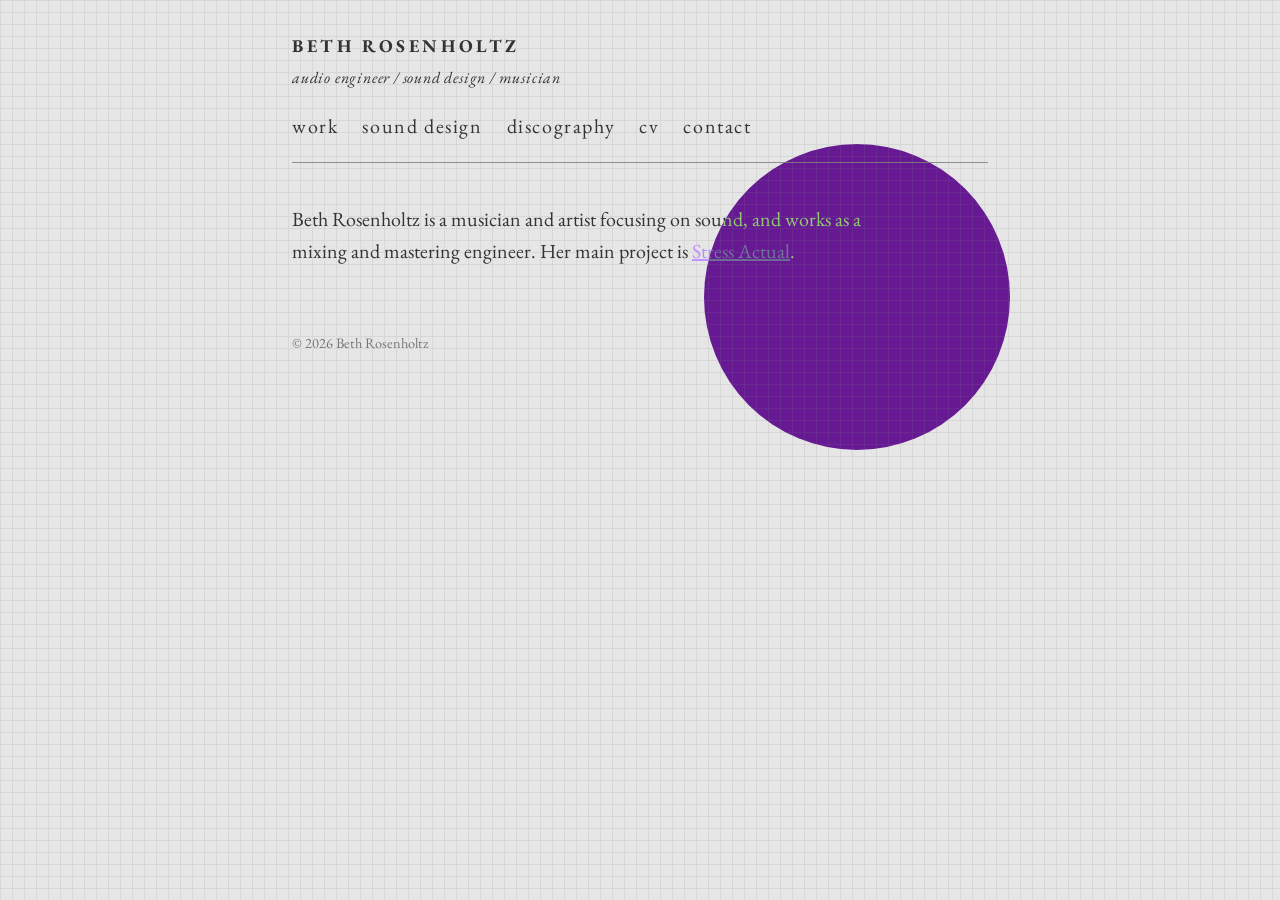
<file: index.html>
<!DOCTYPE html>
<html lang="en">
<head>
  <meta charset="UTF-8">
  <meta name="viewport" content="width=device-width, initial-scale=1.0">
  <title>Beth Rosenholtz – Audio Engineer</title>
  <meta name="description" content="Beth Rosenholtz: mixing and mastering engineer, sound designer and musician.">
  <link rel="stylesheet" href="style.css">
</head>
<body>
  <header>
    <h1 class="name"><a href="index.html">Beth Rosenholtz</a></h1>
    <p class="tagline">audio engineer / sound design / musician</p>
    <nav aria-label="Main">
      <ul>
        <li><a href="work.html">work</a></li>
        <li><a href="sound-design.html">sound design</a></li>
        <li><a href="discography.html">discography</a></li>
        <li><a href="cv.html">cv</a></li>
        <li class="contact">
          <button type="button" aria-expanded="false" aria-controls="contact-pop">contact</button>
          <div id="contact-pop" class="contact-pop">
            <p class="email">stressactual@gmail.com</p>
            <div class="actions">
              <button type="button" data-copy>copy</button>
              <a href="mailto:stressactual@gmail.com">open in mail app</a>
            </div>
          </div>
        </li>
      </ul>
    </nav>
  </header>

  <main>
    <p>Beth Rosenholtz is a musician and artist focusing on sound, and works as a mixing and mastering engineer. Her main project is <a href="discography.html">Stress Actual</a>.</p>
  </main>

  <footer>© 2026 Beth Rosenholtz</footer>

  <script src="script.js"></script>
</body>
</html>
</file>
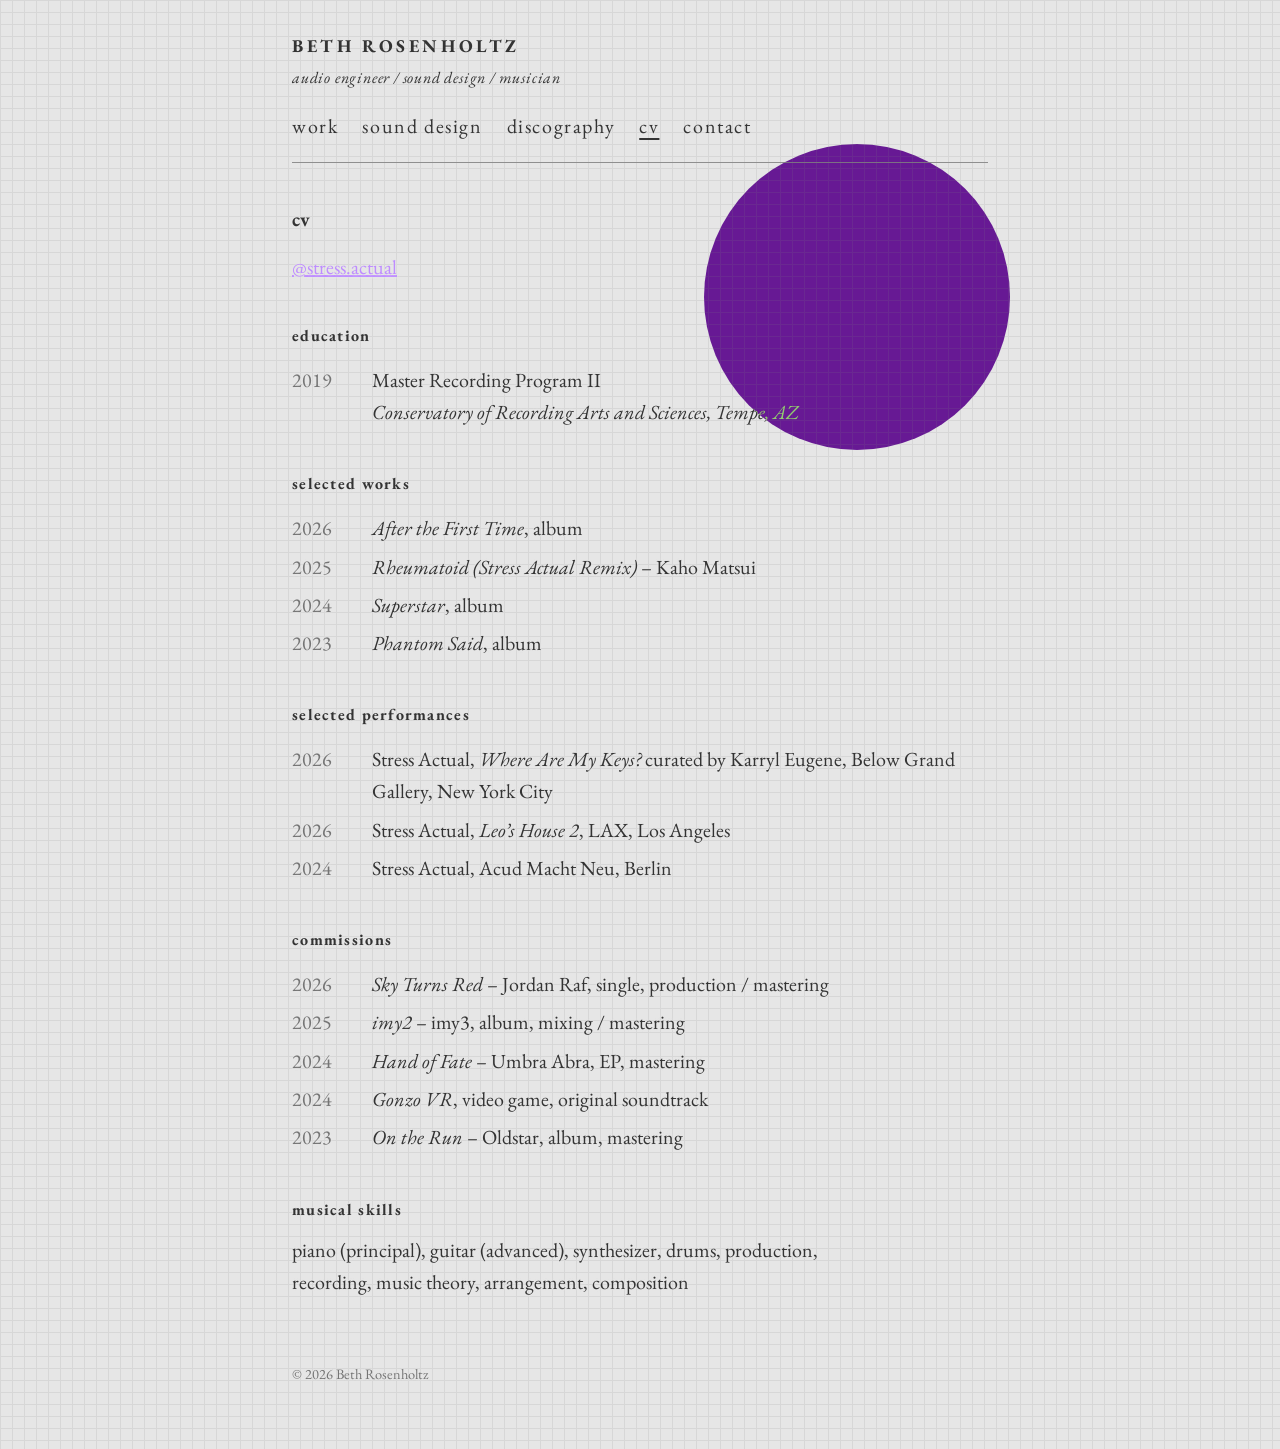
<file: cv.html>
<!DOCTYPE html>
<html lang="en">
<head>
  <meta charset="UTF-8">
  <meta name="viewport" content="width=device-width, initial-scale=1.0">
  <title>CV – Beth Rosenholtz</title>
  <link rel="stylesheet" href="style.css">
</head>
<body>
  <header>
    <p class="name"><a href="index.html">Beth Rosenholtz</a></p>
    <p class="tagline">audio engineer / sound design / musician</p>
    <nav aria-label="Main">
      <ul>
        <li><a href="work.html">work</a></li>
        <li><a href="sound-design.html">sound design</a></li>
        <li><a href="discography.html">discography</a></li>
        <li><a href="cv.html" aria-current="page">cv</a></li>
        <li class="contact">
          <button type="button" aria-expanded="false" aria-controls="contact-pop">contact</button>
          <div id="contact-pop" class="contact-pop">
            <p class="email">stressactual@gmail.com</p>
            <div class="actions">
              <button type="button" data-copy>copy</button>
              <a href="mailto:stressactual@gmail.com">open in mail app</a>
            </div>
          </div>
        </li>
      </ul>
    </nav>
  </header>

  <main>
    <h1>cv</h1>
   <a href="https://instagram.com/stress.actual">@stress.actual</a></p>

    <h2>education</h2>
    <ul class="cv">
      <li><span class="yr">2019</span><span>Master Recording Program II<br><em>Conservatory of Recording Arts and Sciences, Tempe, AZ</em></span></li>
    </ul>

    <h2>selected works</h2>
    <ul class="cv">
      <li><span class="yr">2026</span><span><em>After the First Time</em>, album</span></li>
      <li><span class="yr">2025</span><span><em>Rheumatoid (Stress Actual Remix)</em> – Kaho Matsui</span></li>
      <li><span class="yr">2024</span><span><em>Superstar</em>, album</span></li>
      <li><span class="yr">2023</span><span><em>Phantom Said</em>, album</span></li>
    </ul>

    <h2>selected performances</h2>
    <ul class="cv">
      <li><span class="yr">2026</span><span>Stress Actual, <em> Where Are My Keys?</em> curated by Karryl Eugene, Below Grand Gallery, New York City</span></li>
      <li><span class="yr">2026</span><span>Stress Actual, <em>Leo’s House 2</em>, LAX, Los Angeles</span></li>
      <li><span class="yr">2024</span><span>Stress Actual, Acud Macht Neu, Berlin</span></li>
    </ul>

    <h2>commissions</h2>
    <ul class="cv">
      <li><span class="yr">2026</span><span><em>Sky Turns Red</em> – Jordan Raf, single, production / mastering</span></li>
      <li><span class="yr">2025</span><span><em>imy2</em> – imy3, album, mixing / mastering</span></li>
      <li><span class="yr">2024</span><span><em>Hand of Fate</em> – Umbra Abra, EP, mastering</span></li>
      <li><span class="yr">2024</span><span><em>Gonzo VR</em>, video game, original soundtrack</span></li>
      <li><span class="yr">2023</span><span><em>On the Run</em> – Oldstar, album, mastering</span></li>
    </ul>

    <h2>musical skills</h2>
    <p>piano (principal), guitar (advanced), synthesizer, drums, production, recording, music theory, arrangement, composition</p>
  </main>

  <footer>© 2026 Beth Rosenholtz</footer>

  <script src="script.js"></script>
</body>
</html>
</file>
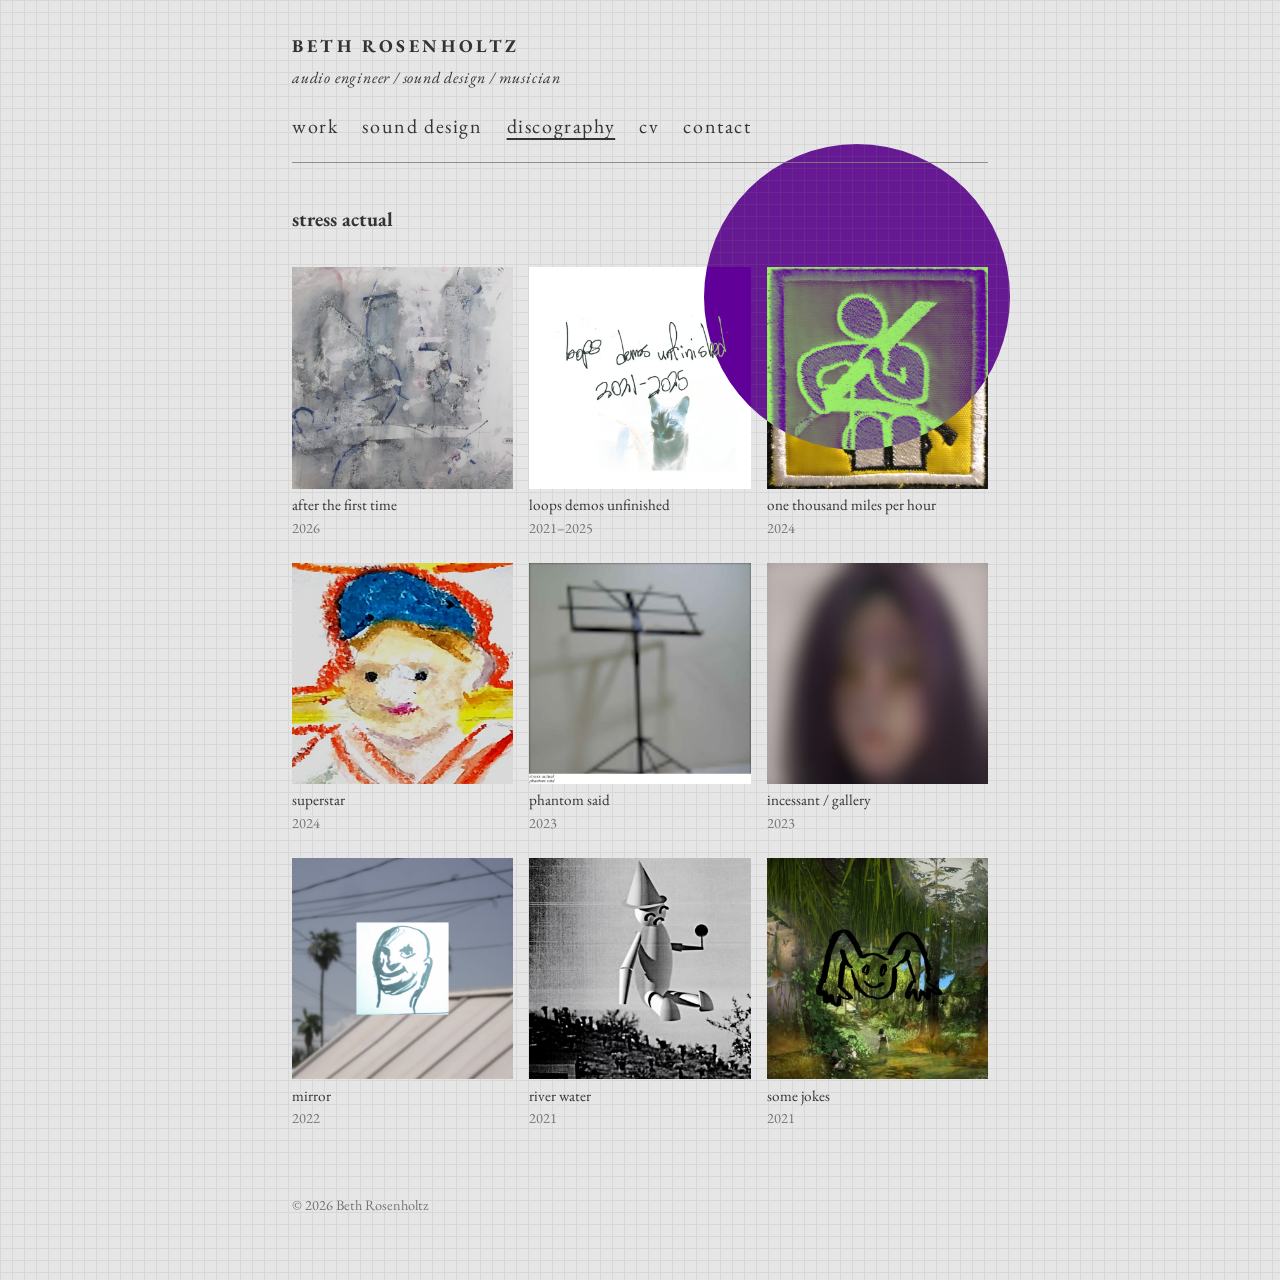
<file: discography.html>
<!DOCTYPE html>
<html lang="en">
<head>
  <meta charset="UTF-8">
  <meta name="viewport" content="width=device-width, initial-scale=1.0">
  <title>Discography – Beth Rosenholtz</title>
  <link rel="stylesheet" href="style.css">
</head>
<body>
  <header>
    <p class="name"><a href="index.html">Beth Rosenholtz</a></p>
    <p class="tagline">audio engineer / sound design / musician</p>
    <nav aria-label="Main">
      <ul>
        <li><a href="work.html">work</a></li>
        <li><a href="sound-design.html">sound design</a></li>
        <li><a href="discography.html" aria-current="page">discography</a></li>
        <li><a href="cv.html">cv</a></li>
        <li class="contact">
          <button type="button" aria-expanded="false" aria-controls="contact-pop">contact</button>
          <div id="contact-pop" class="contact-pop">
            <p class="email">stressactual@gmail.com</p>
            <div class="actions">
              <button type="button" data-copy>copy</button>
              <a href="mailto:stressactual@gmail.com">open in mail app</a>
            </div>
          </div>
        </li>
      </ul>
    </nav>
  </header>

  <main>
    <h1>stress actual</h1>

    <ul class="covers">
      <li><a href="https://stressactual.bandcamp.com/album/after-the-first-time"><img src="covers/after-the-first-time.avif" alt="Cover of after the first time" loading="lazy"><span class="title">after the first time</span><span class="year">2026</span></a></li>
      <li><a href="https://stressactual.bandcamp.com/album/loops-demos-unfinished-2021-2025"><img src="covers/loopsdemos.avif" alt="Cover of loops demos unfinished" loading="lazy"><span class="title">loops demos unfinished</span><span class="year">2021–2025</span></a></li>
      <li><a href="https://stressactual.bandcamp.com/track/one-thousand-miles-per-hour"><img src="covers/1000-mph.avif" alt="Cover of one thousand miles per hour" loading="lazy"><span class="title">one thousand miles per hour</span><span class="year">2024</span></a></li>
      <li><a href="https://stressactual.bandcamp.com/album/superstar"><img src="covers/superstar.avif" alt="Cover of superstar" loading="lazy"><span class="title">superstar</span><span class="year">2024</span></a></li>
      <li><a href="https://stressactual.bandcamp.com/album/phantom-said-2"><img src="covers/phantom-said.avif" alt="Cover of phantom said" loading="lazy"><span class="title">phantom said</span><span class="year">2023</span></a></li>
      <li><a href="https://stressactual.bandcamp.com/album/incessant-gallery"><img src="covers/incessant-gallery.avif" alt="Cover of incessant / gallery" loading="lazy"><span class="title">incessant / gallery</span><span class="year">2023</span></a></li>
      <li><a href="https://stressactual.bandcamp.com/album/mirror"><img src="covers/mirror.avif" alt="Cover of mirror" loading="lazy"><span class="title">mirror</span><span class="year">2022</span></a></li>
      <li><a href="https://stressactual.bandcamp.com/album/river-water"><img src="covers/river-water.avif" alt="Cover of river water" loading="lazy"><span class="title">river water</span><span class="year">2021</span></a></li>
      <li><a href="https://stressactual.bandcamp.com/album/some-jokes"><img src="covers/some-jokes.avif" alt="Cover of some jokes" loading="lazy"><span class="title">some jokes</span><span class="year">2021</span></a></li>
    </ul>
  </main>

  <footer>© 2026 Beth Rosenholtz</footer>

  <script src="script.js"></script>
</body>
</html>
</file>
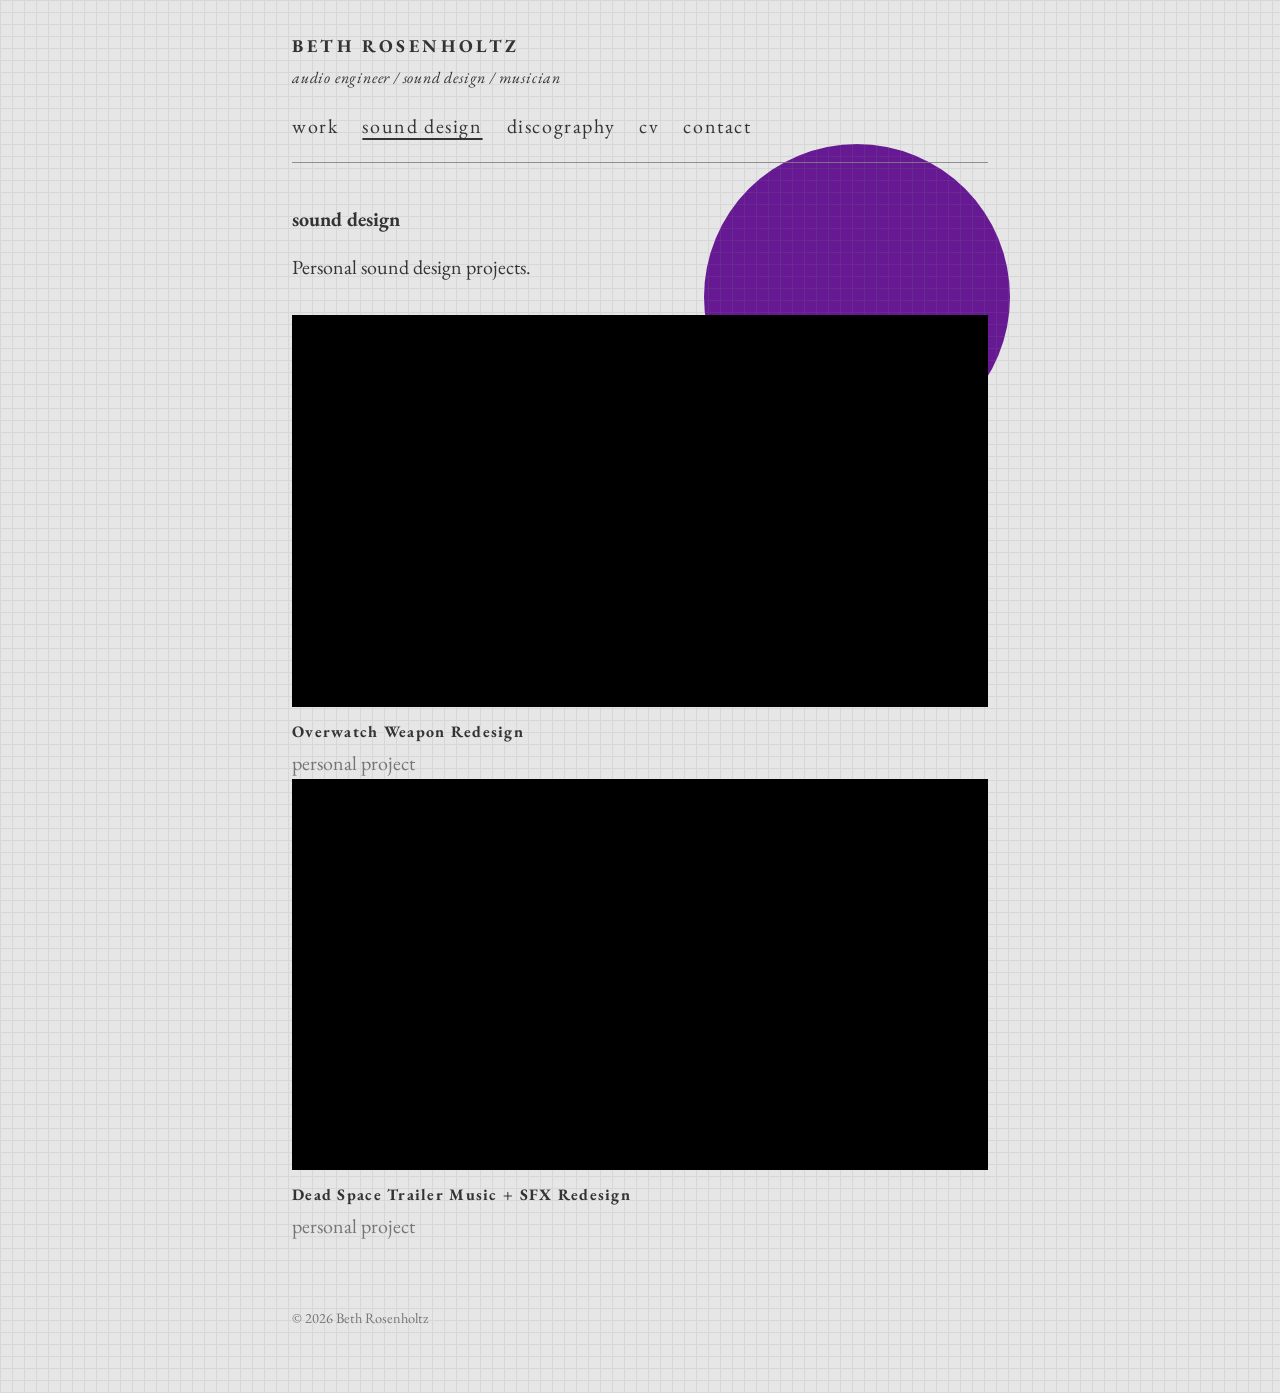
<file: sound-design.html>
<!DOCTYPE html>
<html lang="en">
<head>
  <meta charset="UTF-8">
  <meta name="viewport" content="width=device-width, initial-scale=1.0">
  <title>Sound design – Beth Rosenholtz</title>
  <link rel="stylesheet" href="style.css">
</head>
<body>
  <header>
    <p class="name"><a href="index.html">Beth Rosenholtz</a></p>
    <p class="tagline">audio engineer / sound design / musician</p>
    <nav aria-label="Main">
      <ul>
        <li><a href="work.html">work</a></li>
        <li><a href="sound-design.html" aria-current="page">sound design</a></li>
        <li><a href="discography.html">discography</a></li>
        <li><a href="cv.html">cv</a></li>
        <li class="contact">
          <button type="button" aria-expanded="false" aria-controls="contact-pop">contact</button>
          <div id="contact-pop" class="contact-pop">
            <p class="email">stressactual@gmail.com</p>
            <div class="actions">
              <button type="button" data-copy>copy</button>
              <a href="mailto:stressactual@gmail.com">open in mail app</a>
            </div>
          </div>
        </li>
      </ul>
    </nav>
  </header>

  <main>
    <h1>sound design</h1>
    <p>Personal sound design projects.</p>

    <!-- HOW TO EDIT
         1. Put each video in a "video" folder, plus a still image (poster) for it.
         2. In each entry below, replace TITLE in the two file names and fill in the title and description.
         3. To add another video, copy a whole <li>...</li> block. To remove one, delete its block.
         Using Vimeo instead? Replace the <video ...></video> line with:
         <iframe src="https://player.vimeo.com/video/VIDEO_ID" title="TITLE" loading="lazy" allowfullscreen></iframe> -->
    <ul class="reel">
     <!-- <li>
        <video controls playsinline preload="metadata" poster="video/TITLE-poster.jpg" src="video/TITLE.mp4"></video>
        <h2>[title]</h2>
        <p class="muted">[one line on what you did, e.g. all sound designed and mixed from scratch]</p>
      </li>
      <li> -->
<iframe src="https://player.vimeo.com/video/786121547" title="TITLE" loading="lazy" allowfullscreen></iframe>        
<h2>Overwatch Weapon Redesign</h2>
        <p class="muted">personal project</p>
      </li>
      <li>
<iframe src="https://player.vimeo.com/video/816706822" title="TITLE" loading="lazy" allowfullscreen></iframe>        
<h2>Dead Space Trailer Music + SFX Redesign</h2>
        <p class="muted">personal project</p>
      </li>
    </ul>
  </main>

  <footer>© 2026 Beth Rosenholtz</footer>

  <script src="script.js"></script>
</body>
</html>
</file>
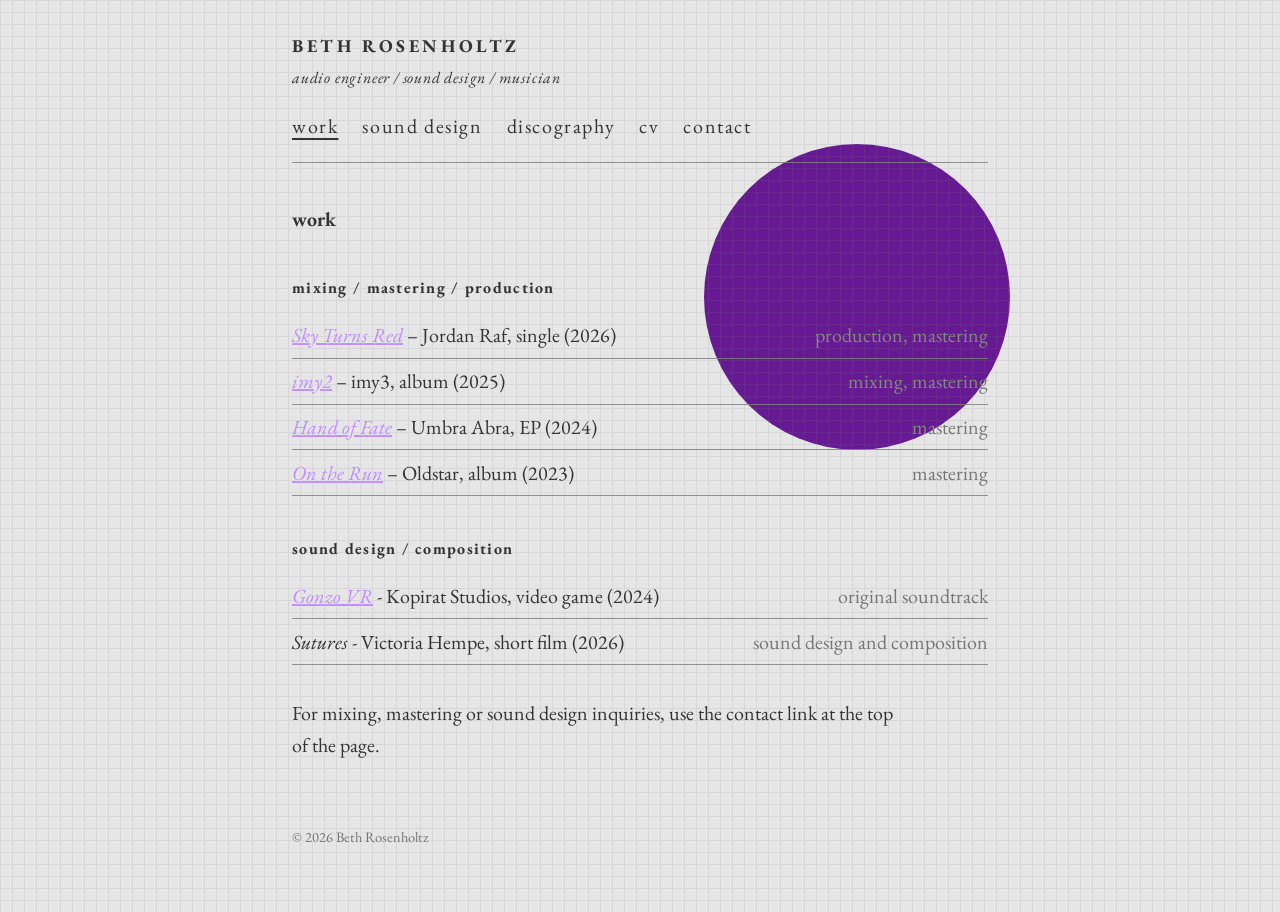
<file: work.html>
<!DOCTYPE html>
<html lang="en">
<head>
  <meta charset="UTF-8">
  <meta name="viewport" content="width=device-width, initial-scale=1.0">
  <title>Work – Beth Rosenholtz</title>
  <link rel="stylesheet" href="style.css">
</head>
<body>
  <header>
    <p class="name"><a href="index.html">Beth Rosenholtz</a></p>
    <p class="tagline">audio engineer / sound design / musician</p>
    <nav aria-label="Main">
      <ul>
        <li><a href="work.html" aria-current="page">work</a></li>
        <li><a href="sound-design.html">sound design</a></li>
        <li><a href="discography.html">discography</a></li>
        <li><a href="cv.html">cv</a></li>
        <li class="contact">
          <button type="button" aria-expanded="false" aria-controls="contact-pop">contact</button>
          <div id="contact-pop" class="contact-pop">
            <p class="email">stressactual@gmail.com</p>
            <div class="actions">
              <button type="button" data-copy>copy</button>
              <a href="mailto:stressactual@gmail.com">open in mail app</a>
            </div>
          </div>
        </li>
      </ul>
    </nav>
  </header>

  <main>
    <h1>work</h1>

    <h2>mixing / mastering / production</h2>
    <ul class="credits">
      <li><span><a href="https://youtu.be/avS_vy0UJK8?si=nxwhQz5Ep334sF0n"><em>Sky Turns Red</em></a> – Jordan Raf, single (2026)</span><span class="role">production, mastering</span></li>
      <li><span><a href="https://imy3.bandcamp.com/album/imy2"><em>imy2</em></a> – imy3, album (2025)</span><span class="role">mixing, mastering</span></li>
      <li><span><a href="https://umbra-abra.bandcamp.com/album/hand-of-fate"><em>Hand of Fate</em></a> – Umbra Abra, EP (2024)</span><span class="role">mastering</span></li>
      <li><span><a href="https://oldst4r.bandcamp.com/album/on-the-run"><em>On the Run</em></a> – Oldstar, album (2023)</span><span class="role">mastering</span></li>
    </ul>
    <!-- To add a sample under a credit, drop an audio file in an "audio" folder and paste:
         <audio controls preload="none" src="audio/your-file.mp3"></audio> -->

    <h2>sound design / composition</h2>
    <ul class="credits">
      <li><span><a href="https://store.steampowered.com/app/2927650/GONZO_VR/"><em>Gonzo VR</em></a> - Kopirat Studios, video game (2024)</span><span class="role">original soundtrack</span></li>
      <li><span><em>Sutures</em> - Victoria Hempe, short film (2026)</span><span class="role"> sound design and composition</span></li>
    </ul>

    <p style="margin-top:2rem">For mixing, mastering or sound design inquiries, use the contact link at the top of the page.</p>
  </main>

  <footer>© 2026 Beth Rosenholtz</footer>

  <script src="script.js"></script>
</body>
</html>
</file>
<file: style.css>
@font-face {
  font-family: "EB Garamond";
  src: url("fonts/EBGaramond.ttf") format("truetype");
  font-weight: 400 800;
  font-style: normal;
  font-display: swap;
}
@font-face {
  font-family: "EB Garamond";
  src: url("fonts/EBGaramond-Italic.ttf") format("truetype");
  font-weight: 400 800;
  font-style: italic;
  font-display: swap;
}

:root {
  --bg: #E6E6E6;
  --line: rgb(215, 215, 215);
  --tile: 12px;
  --shape: #9FFF66;   /* color of the background symbol; text inverts against it */
  --text: #333;
  --muted: #757575;
  --link: #BE8CFF;
  --rule: #8F8F8F;
}

* { box-sizing: border-box; }

/* fine line grid background: static 1px hairlines every --tile px, drawn on <html>. */
html {
  background-color: var(--bg);
  background-image:
    linear-gradient(var(--line) 0 1px, transparent 1px),
    linear-gradient(90deg, var(--line) 0 1px, transparent 1px);
  background-size: var(--tile) var(--tile);
}

/* background symbol: a fixed disc above the page with mix-blend-mode: difference, so it never covers
   anything. It inverts whatever is under it: the grid turns dark and any text crossing it flips to
   light, changing back as you scroll it out. pointer-events: none keeps links clickable.
   z-index 5 keeps it under the contact bubble (z-index 10). To try a thin ring instead of a disc,
   replace the background line with:  border: 2px solid var(--shape);  */
html::after {
  content: "";
  position: fixed;
  --d: clamp(12rem, 34vmin, 26rem);   /* diameter */
  top: 16vh;
  /* Sits over the right side of the text column (which is centered, 46rem wide) on wide screens,
     and stays 8vw from the right edge on small ones, whichever is further left. */
  left: min(calc(92vw - var(--d)), calc(50vw + 4rem));
  width: var(--d);
  aspect-ratio: 1;
  border-radius: 50%;
  background: var(--shape);
  mix-blend-mode: exclusion;
  pointer-events: none;
  z-index: 5;
}

@media print { html::after { display: none; } }

body {
  max-width: 46rem;
  margin: 0 auto;
  padding: 2rem 1.25rem 4rem;
  color: var(--text);
  font: 1.25rem/1.6 "EB Garamond", Garamond, "Times New Roman", Times, serif;
}

/* header + nav (same on every page) */
header {
  margin-bottom: 2.5rem;
  padding-bottom: 1.25rem;
  border-bottom: 1px solid var(--rule);
}

.name {
  margin: 0;
  font-size: 1.125rem;
  font-weight: 700;
  letter-spacing: 0.2em;
  text-transform: uppercase;
}

.name a { color: inherit; text-decoration: none; }

.tagline {
  margin: 0.25rem 0 1.25rem;
  font-size: 1rem;
  font-style: italic;
  letter-spacing: 0.05em;
}

nav ul {
  display: flex;
  flex-wrap: wrap;
  gap: 0.25rem 1.5rem;
  margin: 0;
  padding: 0;
  list-style: none;
}

nav a {
  color: inherit;
  text-decoration: none;
  letter-spacing: 0.08em;
}

nav a:hover,
nav a[aria-current="page"] {
  text-decoration: underline;
  text-underline-offset: 0.25em;
}

/* content */
main a { color: var(--link); }
main a:hover { color: var(--text); }
a:focus-visible { outline: 2px solid var(--link); outline-offset: 3px; }

h1 { font-size: 1.25rem; margin: 0 0 1rem; }

h2 {
  margin: 2.5rem 0 0.75rem;
  font-size: 1rem;
  letter-spacing: 0.08em;
}

p { max-width: 38rem; margin: 0 0 1rem; }

.muted { color: var(--muted); }

/* credits list (work page) */
.credits { margin: 0; padding: 0; list-style: none; }

.credits li {
  display: flex;
  flex-wrap: wrap;
  justify-content: space-between;
  gap: 0 1.5rem;
  padding: 0.4rem 0;
  border-bottom: 1px solid var(--rule);
}

.credits .role { color: var(--muted); }

/* cover grid (discography page) */
.covers {
  display: grid;
  grid-template-columns: repeat(3, 1fr);
  gap: 1.5rem 1rem;
  margin: 2rem 0 0;
  padding: 0;
  list-style: none;
}

.covers a { color: inherit; text-decoration: none; }

.covers img {
  display: block;
  width: 100%;
  height: auto;
  aspect-ratio: 1 / 1;
  object-fit: cover;
}

.covers .title { display: block; margin-top: 0.4rem; font-size: 0.95rem; line-height: 1.35; }
.covers .year { display: block; font-size: 0.9rem; color: var(--muted); }
.covers a:hover .title { text-decoration: underline; }

footer { margin-top: 4rem; font-size: 0.9rem; color: var(--muted); }

/* contact bubble */
nav button {
  padding: 0;
  border: 0;
  background: none;
  color: inherit;
  font: inherit;
  letter-spacing: 0.08em;
  cursor: pointer;
}

nav button:hover,
nav button[aria-expanded="true"] {
  text-decoration: underline;
  text-underline-offset: 0.25em;
}

nav button:focus-visible { outline: 2px solid var(--link); outline-offset: 3px; }

.contact-pop {
  position: absolute;
  top: calc(100% + 0.5rem);
  left: 0;
  z-index: 10;
  width: max-content;
  max-width: calc(100vw - 2.5rem);
  margin: 0;
  padding: 1rem 1.25rem;
  background: #fff;
  color: var(--text);
  border: 1px solid var(--text);
  border-radius: 12px;
  box-shadow: 0 4px 14px rgba(0, 0, 0, 0.12);
  font-size: 1rem;
  opacity: 0;
  visibility: hidden;
  pointer-events: none;
  transition: opacity 0.3s ease, visibility 0s linear 0.3s;
}

.contact-pop .email { margin: 0 0 0.6rem; user-select: all; }
.contact-pop .actions { display: flex; flex-wrap: wrap; gap: 0.25rem 1.25rem; }

.contact-pop a,
.contact-pop button {
  letter-spacing: normal;
  padding: 0;
  border: 0;
  background: none;
  color: var(--link);
  font: inherit;
  text-decoration: underline;
  cursor: pointer;
}

.contact-pop a:hover,
.contact-pop button:hover { color: var(--text); }
.contact-pop a:focus-visible,
.contact-pop button:focus-visible { outline: 2px solid var(--link); outline-offset: 3px; }

/* cv page */
.cv { margin: 0; padding: 0; list-style: none; }

.cv li {
  display: grid;
  grid-template-columns: 4rem 1fr;
  gap: 0 1rem;
  padding: 0.2rem 0;
}

.cv .yr { color: var(--muted); }

nav li.contact { position: relative; }

/* open state: fade in, then float */
.contact-pop.is-open {
  opacity: 1;
  visibility: visible;
  pointer-events: auto;
  transition: opacity 0.3s ease, visibility 0s;
  animation: float 7s ease-in-out infinite;
}

/* Moves the box with margins (whole pixels) instead of transform, so the
   text is never resampled at fractional positions and stays sharp. */
@keyframes float {
  0%, 100% { margin: 0 0 0 0; }
  25%      { margin: -2px 0 0 3px; }
  50%      { margin: -4px 0 0 0; }
  75%      { margin: -2px 0 0 -3px; }
}

/* hold still while someone is using it */
.contact-pop.is-open:hover,
.contact-pop.is-open:focus-within {
  animation-play-state: paused;
}

@media (prefers-reduced-motion: reduce) {
  .contact-pop.is-open { animation: none; }
}

/* sound design page */
.reel { margin: 2rem 0 0; padding: 0; list-style: none; }
.reel li { margin: 0 0 2.5rem; }

.reel video,
.reel iframe {
  display: block;
  width: 100%;
  height: auto;
  aspect-ratio: 16 / 9;
  border: 0;
  background: #000;
}

/* sit above the background disc (z-index 5) so it passes behind the videos instead of inverting them */
.reel video,
.reel iframe { position: relative; z-index: 6; }

.reel h2 { margin: 0.75rem 0 0.15rem; }
.reel p { margin: 0; }

/* page fade: new pages fade in, and links fade the page out before leaving.
   The header stays put; only the content and footer fade. (script.js adds html.leaving) */
@keyframes page-in { from { opacity: 0; } }

main,
footer { animation: page-in 0.3s ease backwards; }

html.leaving main,
html.leaving footer {
  opacity: 0;
  transition: opacity 0.25s ease;
}

@media (prefers-reduced-motion: reduce) {
  main,
  footer { animation: none; }
}

/* discography: 3 across, 2 across on small phones */
@media (max-width: 28rem) {
  .covers { grid-template-columns: repeat(2, 1fr); }
}

main, footer, .tagline {
  text-shadow: 0 0 3px var(--bg), 0 0 3px var(--bg);
}
</file>
